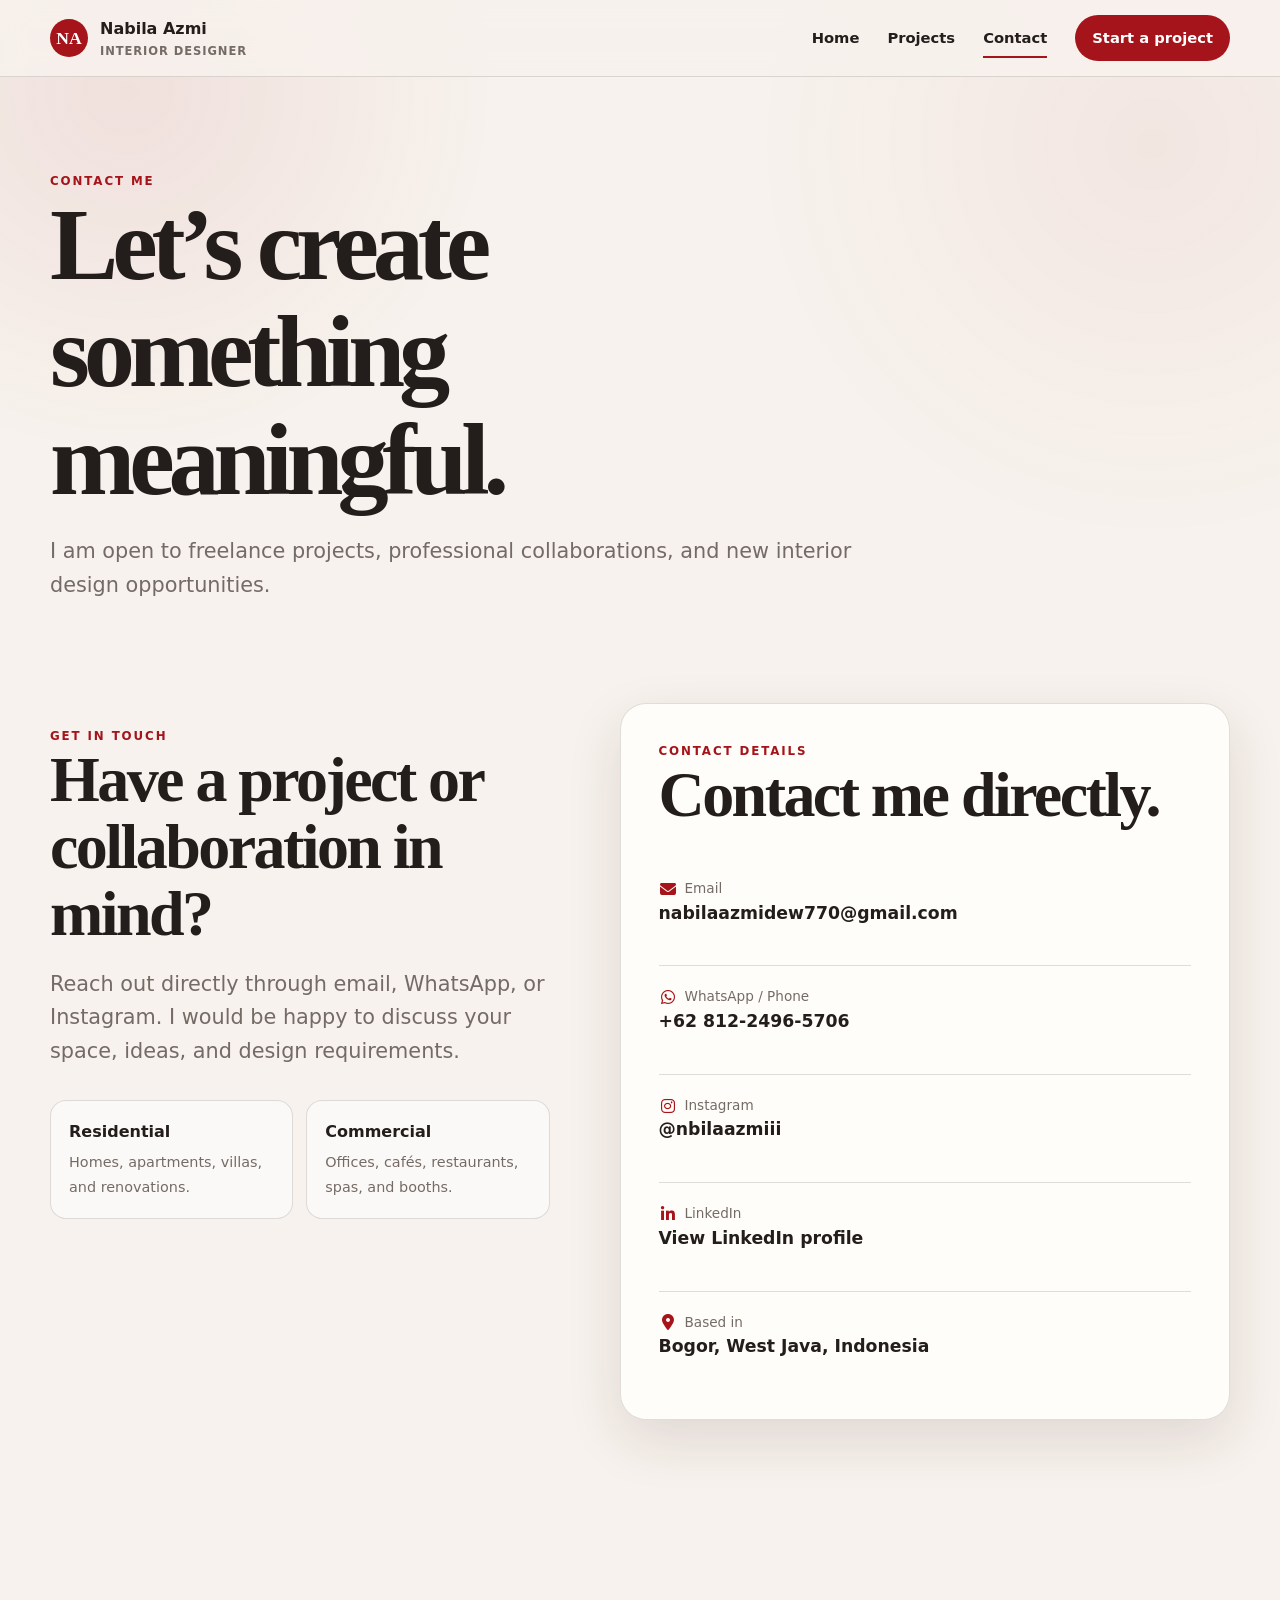
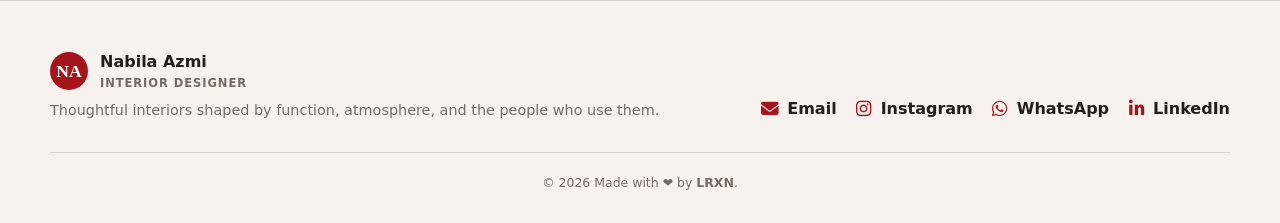
<file: contact/index.html>
<!doctype html>
<html lang="en">
 <head>
  <meta charset="utf-8"/>
  <meta content="width=device-width,initial-scale=1" name="viewport"/>
  <meta content="Contact interior designer Nabila Azmi for freelance projects, collaborations, and design opportunities." name="description"/>
  <meta content="#a5141a" name="theme-color"/>
  <title>
   Contact — Nabila Azmi
  </title>
  <link href="/assets/styles.css" rel="stylesheet"/>
  <link
   href="https://cdn.jsdelivr.net/npm/@fortawesome/fontawesome-free@6.7.2/css/all.min.css"
   rel="stylesheet"
  />
 </head>
 <body>
  <!-- Site header and navigation -->
  <header class="site-header">
   <div class="container nav">
    <a class="brand" href="/">
     <span class="brand-mark">
      NA
     </span>
     <span>
      Nabila Azmi
      <small>
       Interior Designer
      </small>
     </span>
    </a>
    <button aria-expanded="false" aria-label="Open navigation" class="menu-btn">
     ☰
    </button>
    <nav aria-label="Primary navigation" class="nav-links">
     <a href="/">
      Home
     </a>
     <a href="/projects/">
      Projects
     </a>
     <a aria-current="page" href="/contact/">
      Contact
     </a>
     <a class="nav-cta" href="/contact/">
      Start a project
     </a>
    </nav>
   </div>
  </header>
  <main>
   <!-- Page Hero -->
   <section class="page-hero">
    <div class="container">
     <div class="eyebrow">
      Contact me
     </div>
     <h1>
      Let’s create something meaningful.
     </h1>
     <p class="lead">
      I am open to freelance projects, professional collaborations, and new interior design opportunities.
     </p>
    </div>
   </section>
   <!-- Contact details -->
   <section class="section" style="padding-top:25px">
    <div class="container contact-grid contact-grid-details">
     <div class="contact-intro">
      <div class="eyebrow">
       Get in touch
      </div>
      <h2>
       Have a project or collaboration in mind?
      </h2>
      <p class="lead">
       Reach out directly through email, WhatsApp, or Instagram. I would be happy to discuss your space, ideas, and design requirements.
      </p>
      <div class="capabilities">
       <div class="capability">
        <strong>
         Residential
        </strong>
        <span>
         Homes, apartments, villas, and renovations.
        </span>
       </div>
       <div class="capability">
        <strong>
         Commercial
        </strong>
        <span>
         Offices, cafés, restaurants, spas, and booths.
        </span>
       </div>
      </div>
     </div>
     <div class="contact-panel">
      <div class="eyebrow">
       Contact details
      </div>
      <h2>
       Contact me directly.
      </h2>
      <div class="contact-list">
       <div class="contact-item">
        <span>
         <i aria-hidden="true" class="fa-solid fa-envelope"></i>
         Email
        </span>
        <a href="mailto:nabilaazmidew770@gmail.com">
         nabilaazmidew770@gmail.com
        </a>
       </div>
       <div class="contact-item">
        <span>
         <i aria-hidden="true" class="fa-brands fa-whatsapp"></i>
         WhatsApp / Phone
        </span>
        <a href="https://wa.me/6281224965706?text=Hi%20Azmi%2C%20I%20came%20across%20your%20portfolio%20and%20would%20like%20to%20discuss%20a%20project%20with%20you."" rel="noopener noreferrer" target="_blank">
         +62 812-2496-5706
        </a>
       </div>
       <div class="contact-item">
        <span>
         <i aria-hidden="true" class="fa-brands fa-instagram"></i>
         Instagram
        </span>
        <a href="https://instagram.com/nbilaazmiii" rel="noopener noreferrer" target="_blank">
         @nbilaazmiii
        </a>
       </div>
       <div class="contact-item">
        <span>
         <i aria-hidden="true" class="fa-brands fa-linkedin-in"></i>
         LinkedIn
        </span>
        <a href="https://www.linkedin.com/in/nabila-azmi-10a50522a/" rel="noopener noreferrer" target="_blank">
         View LinkedIn profile
        </a>
       </div>
       <div class="contact-item">
        <span>
         <i aria-hidden="true" class="fa-solid fa-location-dot"></i>
         Based in
        </span>
        <strong>
         Bogor, West Java, Indonesia
        </strong>
       </div>
      </div>
     </div>
    </div>
   </section>
  </main>
  <!-- Site footer -->
  <footer class="footer">
   <div class="container">
    <div class="footer-grid">
     <div>
      <a class="brand" href="/">
       <span class="brand-mark">
        NA
       </span>
       <span>
        Nabila Azmi
        <small>
         Interior Designer
        </small>
       </span>
      </a>
      <p>
       Thoughtful interiors shaped by function, atmosphere, and the people who use them.
      </p>
     </div>
     <div aria-label="Social links" class="socials">
      <a aria-label="Send Nabila an email" href="mailto:nabilaazmidew770@gmail.com">
       <i aria-hidden="true" class="fa-solid fa-envelope"></i>
       <span>Email</span>
      </a>
      <a aria-label="Visit Nabila's Instagram" href="https://instagram.com/nbilaazmiii" rel="noopener noreferrer" target="_blank">
       <i aria-hidden="true" class="fa-brands fa-instagram"></i>
       <span>Instagram</span>
      </a>
      <a aria-label="Contact Nabila on WhatsApp" href="https://wa.me/6281224965706" rel="noopener noreferrer" target="_blank">
       <i aria-hidden="true" class="fa-brands fa-whatsapp"></i>
       <span>WhatsApp</span>
      </a>
      <a aria-label="Visit Nabila's LinkedIn profile" href="https://www.linkedin.com/in/nabila-azmi-10a50522a/" rel="noopener noreferrer" target="_blank">
       <i aria-hidden="true" class="fa-brands fa-linkedin-in"></i>
       <span>LinkedIn</span>
      </a>
     </div>
    </div>
    <div class="copyright">
     ©
     <span data-year="">
     </span>
     Made with ❤️ by <a href="https://www.instagram.com/larxion0/" target="_blank">LRXN</a>.
    </div>
   </div>
  </footer>
  <script src="/assets/projects.js">
  </script>
  <script src="/assets/script.js">
  </script>
 </body>
</html>
</file>
<file: assets/styles.css>
:root {
  --bg: #f7f2ed;
  --surface: #fffdf9;
  --text: #231d1b;
  --muted: #756b66;
  --accent: #a5141a;
  --accent-dark: #781014;
  --line: rgba(35,29,27,.14);
  --shadow: 0 20px 55px rgba(55,25,19,.12);
  --radius: 24px;
  --max: 1180px;
}

* {
  box-sizing:border-box
}

html {
  scroll-behavior:smooth
}

body {
  margin: 0;
  background: var(--bg);
  color: var(--text);
  font-family: Inter,ui-sans-serif,system-ui,-apple-system,BlinkMacSystemFont,"Segoe UI",sans-serif;
  line-height:1.6
}

body::before {
  content: "";
  position: fixed;
  inset: 0;
  pointer-events: none;
  z-index: -2;
  background:radial-gradient(circle at 10% 10%,rgba(165,20,26,.08),transparent 23rem),radial-gradient(circle at 90% 16%,rgba(165,20,26,.05),transparent 25rem)
}

a {
  color: inherit;
  text-decoration:none
}

img {
  max-width: 100%;
  display:block
}

.container {
  width: min(calc(100% - 40px),var(--max));
  margin-inline:auto
}

.eyebrow {
  text-transform: uppercase;
  letter-spacing: .16em;
  font-size: .74rem;
  font-weight: 800;
  color:var(--accent)
}

h1,h2,h3 {
  font-family: Georgia,"Times New Roman",serif;
  line-height: 1.05;
  margin:0
}

h1 {
  font-size: clamp(3.2rem,8vw,7.4rem);
  letter-spacing:-.06em
}

h2 {
  font-size: clamp(2.2rem,5vw,4rem);
  letter-spacing:-.04em
}

h3 {
  font-size:1.45rem
}

.lead {
  font-size: clamp(1.05rem,2vw,1.3rem);
  color: var(--muted);
  max-width:62ch
}

.section {
  padding:100px 0
}

.section-head {
  display: flex;
  align-items: end;
  justify-content: space-between;
  gap: 30px;
  margin-bottom:42px
}

.section-head p {
  max-width: 48ch;
  color: var(--muted);
  margin:0
}

.site-header {
  position: sticky;
  top: 0;
  z-index: 40;
  background: rgba(247,242,237,.86);
  backdrop-filter: blur(15px);
  border-bottom:1px solid var(--line)
}

.nav {
  height: 76px;
  display: flex;
  align-items: center;
  justify-content:space-between
}

.brand {
  display: flex;
  align-items: center;
  gap: 12px;
  font-weight:800
}

.brand-mark {
  width: 38px;
  height: 38px;
  border-radius: 50%;
  background: var(--accent);
  color: white;
  display: grid;
  place-items: center;
  font-family: Georgia,serif;
  font-size:1.1rem
}

.brand small {
  display: block;
  color: var(--muted);
  font-weight: 600;
  font-size: .72rem;
  letter-spacing: .08em;
  text-transform:uppercase
}

.nav-links {
  display: flex;
  align-items: center;
  gap: 28px;
  font-weight: 700;
  font-size:.92rem
}

.nav-links a {
  position:relative
}

.nav-links a::after {
  content: "";
  position: absolute;
  left: 0;
  right: 100%;
  bottom: -8px;
  height: 2px;
  background: var(--accent);
  transition:.25s
}

.nav-links a:hover::after,.nav-links a[aria-current="page"]::after {
  right:0
}

.nav-cta {
  background: var(--accent);
  color: white!important;
  padding: 11px 17px;
  border-radius:999px
}

.nav-cta::after {
  display:none
}

.menu-btn {
  display: none;
  background: none;
  border: 0;
  font-size:1.5rem
}

.hero {
  min-height: calc(100vh - 76px);
  display: grid;
  align-items: center;
  padding: 70px 0 90px;
  overflow:hidden
}

.hero-grid {
  display: grid;
  grid-template-columns: 1.02fr .98fr;
  gap: 65px;
  align-items:center
}

.hero h1 em {
  color: var(--accent);
  font-weight:400
}

.hero-copy p {
  margin:26px 0 32px
}

.actions {
  display: flex;
  gap: 12px;
  flex-wrap:wrap
}

.btn {
  display: inline-flex;
  align-items: center;
  justify-content: center;
  gap: 9px;
  padding: 14px 20px;
  border-radius: 999px;
  font-weight: 800;
  border: 1px solid var(--text);
  transition: .25s;
  cursor:pointer
}

.btn-primary {
  background: var(--accent);
  border-color: var(--accent);
  color:white
}

.btn:hover {
  transform: translateY(-2px);
  box-shadow:0 12px 25px rgba(72,28,24,.14)
}

.btn-ghost {
  background:transparent
}

.hero-collage {
  position: relative;
  height:min(67vw,660px)
}

.hero-card {
  position: absolute;
  border-radius: 30px;
  overflow: hidden;
  box-shadow: var(--shadow);
  border: 8px solid var(--surface);
  background:#ddd
}

.hero-card img {
  width: 100%;
  height: 100%;
  object-fit:cover
}

.hero-card.one {
  width: 72%;
  height: 70%;
  right: 0;
  top:0
}

.hero-card.two {
  width: 54%;
  height: 49%;
  left: 0;
  bottom:2%
}

.hero-card.three {
  width: 42%;
  height: 38%;
  right: 5%;
  bottom:0
}

.hero-badge {
  position: absolute;
  left: 4%;
  top: 4%;
  width: 132px;
  height: 132px;
  background: var(--accent);
  color: #fff;
  border-radius: 50%;
  display: grid;
  place-items: center;
  text-align: center;
  font-family: Georgia,serif;
  font-style: italic;
  transform: rotate(-9deg);
  box-shadow:var(--shadow)
}

.dot-band {
  background-color: var(--accent);
  background-image: radial-gradient(rgba(255,255,255,.12) 1px,transparent 1px);
  background-size: 18px 18px;
  color: #fff;
  padding:34px 0
}

.stats {
  display: grid;
  grid-template-columns: repeat(4,1fr);
  gap:20px
}

.stat strong {
  display: block;
  font-family: Georgia,serif;
  font-size:2.25rem
}

.stat span {
  opacity: .82;
  font-size:.9rem
}

.about-grid {
  display: grid;
  grid-template-columns: .78fr 1.22fr;
  gap: 70px;
  align-items:center
}

.portrait {
  position: relative;
}

.portrait::before {
  content: "";
  position: absolute;
  inset: 10px;
  border: 5px solid var(--accent);
  border-radius: 32px;
}

.portrait img {
  position: relative;
  border-radius: 32px;
  aspect-ratio: 4/5;
  object-fit: cover;
  filter: saturate(.85);
  box-shadow:var(--shadow)
}

.about-copy h2 {
  margin:10px 0 25px
}

.capabilities {
  display: grid;
  grid-template-columns: repeat(2,1fr);
  gap: 13px;
  margin-top:32px
}

.capability {
  padding: 18px;
  border: 1px solid var(--line);
  background: rgba(255,255,255,.55);
  border-radius:16px
}

.capability strong {
  display: block;
  margin-bottom:4px
}

.capability span {
  font-size: .9rem;
  color:var(--muted)
}

.project-grid {
  display: grid;
  grid-template-columns: repeat(3,1fr);
  gap:24px
}

.project-card {
  border: 1px solid var(--line);
  border-radius: 22px;
  overflow: hidden;
  background: var(--surface);
  box-shadow: 0 6px 20px rgba(50,30,24,.05);
  transition: .28s;
  cursor:pointer
}

.project-card:hover {
  transform: translateY(-6px);
  box-shadow:var(--shadow)
}

.project-media {
  position: relative;
  aspect-ratio: 4/3;
  overflow: hidden;
  background:#ddd
}

.model-badge {
  position: absolute;
  right: 12px;
  bottom: 12px;
  display: inline-flex;
  align-items: center;
  gap: 7px;
  padding: 8px 11px;
  border-radius: 999px;
  color: #fff;
  background: rgba(24, 15, 14, 0.82);
  backdrop-filter: blur(8px);
  font-size: 0.72rem;
  font-weight: 800;
  letter-spacing: 0.04em;
}

.project-media img {
  width: 100%;
  height: 100%;
  object-fit: cover;
  transition:.5s
}

.project-card:hover .project-media img {
  transform:scale(1.04)
}

.project-body {
  padding:20px
}

.project-meta {
  font-size: .72rem;
  text-transform: uppercase;
  letter-spacing: .12em;
  color: var(--accent);
  font-weight: 800;
  margin-bottom:7px
}

.project-body p {
  color: var(--muted);
  font-size: .9rem;
  margin: 9px 0 0;
  display: -webkit-box;
  -webkit-line-clamp: 2;
  -webkit-box-orient: vertical;
  overflow:hidden
}

.view-link {
  margin-top: 14px;
  font-weight: 800;
  font-size: .88rem;
  color:var(--accent)
}

.experience {
  display: grid;
  grid-template-columns: .8fr 1.2fr;
  gap:65px
}

.timeline {
  border-left: 1px solid var(--line);
  padding-left:30px
}

.timeline-item {
  position: relative;
  padding:0 0 31px
}

.timeline-item::before {
  content: "";
  position: absolute;
  left: -36px;
  top: 7px;
  width: 11px;
  height: 11px;
  border-radius: 50%;
  background: var(--accent);
  box-shadow:0 0 0 6px var(--bg)
}

.timeline-item small {
  color: var(--accent);
  font-weight:800
}

.timeline-item h3 {
  font-size: 1.25rem;
  margin:5px 0
}

.timeline-item p {
  color: var(--muted);
  margin:0
}

.cta-panel {
  background: var(--text);
  color: white;
  border-radius: 34px;
  padding: clamp(35px,6vw,70px);
  display: grid;
  grid-template-columns: 1.2fr .8fr;
  gap: 30px;
  align-items: end;
  overflow: hidden;
  position:relative
}

.cta-panel::after {
  content: "";
  position: absolute;
  width: 320px;
  height: 320px;
  border: 70px solid rgba(255,255,255,.05);
  border-radius: 50%;
  right: -100px;
  top:-120px
}

.cta-panel p {
  color: rgba(255,255,255,.68);
  max-width:54ch
}

.cta-panel .actions {
  justify-content:flex-end
}

.cta-panel .btn {
  border-color: white;
  color:white
}

.cta-panel .btn-primary {
  border-color:var(--accent)
}

.page-hero {
  padding:95px 0 55px
}

.page-hero h1 {
  max-width:12ch
}

.page-hero .lead {
  margin-top:22px
}

.filters {
  display: flex;
  gap: 9px;
  flex-wrap: wrap;
  margin:30px 0
}

.filter-btn {
  border: 1px solid var(--line);
  background: var(--surface);
  padding: 10px 15px;
  border-radius: 999px;
  font-weight: 800;
  cursor:pointer
}

.filter-btn.active {
  background: var(--accent);
  color: #fff;
  border-color:var(--accent)
}

.project-toolbar {
  display: flex;
  justify-content: space-between;
  align-items: center;
  gap:20px
}

.search {
  min-width: 260px;
  border: 1px solid var(--line);
  border-radius: 999px;
  background: var(--surface);
  padding: 12px 17px;
  font:inherit
}

.results-count {
  color: var(--muted);
  font-size:.9rem
}

.dialog {
  width: min(1100px, calc(100vw - 32px));
  height: min(720px, calc(100dvh - 32px));
  max-height: none;
  padding: 0;
  border: 0;
  border-radius: 28px;
  background: var(--surface);
  box-shadow: 0 30px 100px rgba(0, 0, 0, 0.32);
  overflow: hidden;
}

.dialog::backdrop {
  background: rgba(24, 15, 14, 0.72);
  backdrop-filter: blur(4px);
}

html.dialog-open {
  overflow: hidden;
  overscroll-behavior: none;
}

body.dialog-open {
  position: fixed;
  inset: 0;
  width: 100%;
  overflow: hidden;
  overscroll-behavior: none;
}

.dialog-close {
  position: absolute;
  right: 15px;
  top: 15px;
  z-index: 3;
  width: 42px;
  height: 42px;
  border-radius: 50%;
  border: 0;
  background: rgba(255, 255, 255, 0.9);
  font-size: 1.35rem;
  cursor: pointer;
}

.dialog-layout {
  display: grid;
  grid-template-columns: minmax(0, 1.65fr) minmax(340px, 0.75fr);
  height: 100%;
  min-height: 0;
}

.dialog-gallery {
  display: flex;
  flex-direction: column;
  min-width: 0;
  min-height: 0;
  overflow: hidden;
  overscroll-behavior: contain;
  touch-action: none;
  background: #171311;
}

.dialog-main {
  flex: 1;
  min-width: 0;
  min-height: 0;
  display: grid;
  place-items: center;
  overflow: hidden;
  cursor: ns-resize;
}

.dialog-main img {
  width: 100%;
  height: 100%;
  object-fit: contain;
}

.model-loading {
  display: grid;
  place-content: center;
  gap: 6px;
  width: 100%;
  height: 100%;
  color: #fff;
  text-align: center;
  background:
    linear-gradient(rgba(23, 19, 17, 0.72), rgba(23, 19, 17, 0.9)),
    url("/assets/images/villa-seraya-01.webp") center / cover;
}

.model-loading span {
  color: rgba(255, 255, 255, 0.72);
  font-size: 0.82rem;
}

.model-loading-cube {
  display: grid;
  place-items: center;
  width: 54px;
  height: 54px;
  margin: 0 auto 10px;
  border-radius: 16px;
  color: #fff !important;
  background: var(--accent);
  font-size: 1.2rem !important;
  box-shadow: 0 12px 30px rgba(165, 20, 26, 0.35);
}

.model-dialog {
  width: min(1380px, calc(100vw - 28px));
  height: min(880px, calc(100dvh - 28px));
  max-width: none;
  max-height: none;
  padding: 0;
  border: 0;
  border-radius: 30px;
  overflow: hidden;
  background: #ded7cf;
  box-shadow: 0 34px 120px rgba(12, 8, 7, 0.55);
}

.model-dialog::backdrop {
  background: rgba(19, 13, 12, 0.84);
  backdrop-filter: blur(14px) saturate(0.75);
}

.model-stage {
  position: relative;
  width: 100%;
  height: 100%;
  overflow: hidden;
  background:
    radial-gradient(circle at 50% 38%, rgba(255, 255, 255, 0.95) 0, rgba(239, 234, 227, 0.85) 36%, transparent 63%),
    linear-gradient(145deg, #d6cec5, #f0ebe5 52%, #c8beb4);
}

.model-stage::after {
  content: "";
  position: absolute;
  left: 18%;
  right: 18%;
  bottom: 13%;
  height: 10%;
  border-radius: 50%;
  background: rgba(60, 46, 40, 0.17);
  filter: blur(34px);
  pointer-events: none;
}

.model-stage model-viewer {
  position: absolute;
  inset: 0;
  z-index: 1;
  width: 100%;
  height: 100%;
  background: transparent;
  --poster-color: transparent;
}

.model-dialog-heading {
  position: absolute;
  top: 28px;
  left: 30px;
  z-index: 4;
  padding: 14px 18px;
  border: 1px solid rgba(255, 255, 255, 0.62);
  border-radius: 18px;
  background: rgba(255, 253, 249, 0.76);
  backdrop-filter: blur(16px);
  box-shadow: 0 12px 34px rgba(46, 31, 26, 0.12);
}

.model-dialog-heading span {
  display: block;
  color: var(--accent);
  font-size: 0.7rem;
  font-weight: 900;
  letter-spacing: 0.14em;
  text-transform: uppercase;
}

.model-dialog-heading h2 {
  margin-top: 2px;
  font-size: clamp(1.55rem, 3vw, 2.35rem);
  line-height: 1;
}

.model-dialog-close {
  position: absolute;
  top: 28px;
  right: 30px;
  z-index: 5;
  display: grid;
  place-items: center;
  width: 48px;
  height: 48px;
  border: 1px solid rgba(255, 255, 255, 0.62);
  border-radius: 50%;
  color: #241916;
  background: rgba(255, 253, 249, 0.82);
  backdrop-filter: blur(16px);
  box-shadow: 0 12px 34px rgba(46, 31, 26, 0.14);
  cursor: pointer;
  font-size: 1.5rem;
}

.model-controls {
  position: absolute;
  left: 50%;
  bottom: 24px;
  z-index: 4;
  display: flex;
  align-items: center;
  gap: 10px;
  width: max-content;
  max-width: calc(100% - 40px);
  padding: 9px;
  border: 1px solid rgba(255, 255, 255, 0.62);
  border-radius: 22px;
  background: rgba(255, 253, 249, 0.8);
  backdrop-filter: blur(18px);
  box-shadow: 0 18px 48px rgba(46, 31, 26, 0.18);
  transform: translateX(-50%);
}

.model-control-legend {
  display: flex;
  align-items: center;
}

.model-control-item {
  display: grid;
  grid-template-columns: auto auto;
  align-items: center;
  column-gap: 7px;
  padding: 5px 16px;
  color: var(--muted);
  font-size: 0.7rem;
  line-height: 1.15;
}

.model-control-item + .model-control-item {
  border-left: 1px solid rgba(86, 67, 60, 0.14);
}

.model-control-item i {
  grid-row: 1 / 3;
  color: var(--accent);
  font-size: 1rem;
}

.model-control-item strong {
  color: #241916;
  font-size: 0.76rem;
}

.model-reset {
  display: inline-flex;
  align-items: center;
  gap: 8px;
  min-height: 46px;
  padding: 0 17px;
  border: 0;
  border-radius: 15px;
  color: #fff;
  background: var(--accent);
  cursor: pointer;
  font: inherit;
  font-size: 0.78rem;
  font-weight: 800;
}

.model-reset:hover {
  background: var(--accent-dark);
}

.room-picker {
  position: absolute;
  top: 140px;
  left: 30px;
  z-index: 4;
  display: grid;
  gap: 7px;
}
.room-picker button, .room-hotspot {
  border: 1px solid rgba(165, 20, 26, .25);
  color: #7b1015;
  background: rgba(255, 253, 249, .95);
  box-shadow: 0 5px 16px rgba(46,31,26,.15);
  font: inherit;
  font-size: .8rem;
  font-weight: 800;
  cursor: pointer;
}
.room-picker button { padding: 10px 14px; border-radius: 14px; text-align: left; }
.room-picker button[aria-pressed="true"] { background: var(--accent); color: white; }
.room-hotspot { width: 38px; height: 38px; border-radius: 50%; --min-hotspot-opacity: .6; }
.room-hotspot:focus-visible, .room-picker button:focus-visible { outline: 3px solid #163e63; outline-offset: 3px; }
.room-selected .room-hotspot { display: none; }
.room-info {
  position: absolute;
  top: 110px;
  right: 24px;
  z-index: 4;
  width: 260px;
  max-height: calc(100% - 220px);
  overflow-y: auto;
  padding: 20px;
  border-radius: 22px;
  background: rgba(255,253,249,.95);
  box-shadow: 0 15px 45px rgba(46,31,26,.2);
  backdrop-filter: blur(16px);
}
.room-info[hidden], .room-picker[hidden], .room-info img[hidden] { display: none; }
.room-eyebrow { color: var(--accent); text-transform: uppercase; font-size: .65rem; font-weight: 900; letter-spacing: .12em; }
.room-info h3 { font-size: 1.6rem; margin: 7px 0 10px; }
.room-info p { color: var(--muted); font-size: .85rem; line-height: 1.6; }
.room-info img { width: 100%; aspect-ratio: 4/3; object-fit: cover; border-radius: 12px; margin: 14px 0; }
.room-info .model-reset { width: 100%; justify-content: center; padding: 0 8px; }
.drone-toggle { position: absolute; right: 90px; top: 29px; z-index: 5; }
.drone-toggle button:disabled { opacity: .5; cursor: wait; }
.drone-help {
  position: absolute; z-index: 4; left: 50%; bottom: 24px;
  transform: translateX(-50%); display: grid; gap: 7px;
  width: max-content; max-width: calc(100% - 28px); padding: 18px;
  border-radius: 20px; color: #241916; background: rgba(255,253,249,.94);
  box-shadow: 0 15px 45px rgba(46,31,26,.2); text-align: center; font-size: .8rem;
}
.drone-help[hidden] { display: none; }
.drone-help small { color: var(--muted); }
.drone-pad { display: flex; justify-content: center; gap: 5px; }
.drone-pad button { border: 1px solid var(--line); border-radius: 9px; padding: 10px 14px; background: white; color: var(--accent); font-weight: 800; touch-action: none; }
.drone-pad button:active { background: var(--accent); color: white; }
.drone-active .room-picker, .drone-active .room-hotspot, .drone-active .model-controls { display: none; }
.drone-active model-viewer { touch-action: none; cursor: crosshair; }
@media(max-width:700px) {
  .drone-toggle { top: 106px; right: 16px; }
  .drone-active .drone-toggle { top: 106px; }
  .drone-help { font-size: .7rem; width: calc(100% - 28px); }
  .drone-pad button { padding: 10px 12px; }
}
@media(max-width:700px) {
  .room-picker { top: 104px; left: 14px; right: 14px; display: flex; overflow-x: auto; padding-bottom: 6px; }
  .model-stage .room-picker { top: 164px; }
  .room-picker button { white-space: nowrap; font-size: .7rem; padding: 9px 12px; }
  .room-info { top: auto; bottom: 145px; right: 14px; left: 14px; width: auto; max-height: 31%; padding: 14px; }
  .room-info img { display: none; }
  .room-info h3 { font-size: 1.2rem; }
  .room-info p { margin-bottom: 10px; }
}

.thumbs {
  display: flex;
  flex-shrink: 0;
  gap: 7px;
  padding: 10px;
  overflow-x: auto;
  overflow-y: hidden;
  overscroll-behavior-inline: contain;
}

.thumb {
  width: 78px;
  height: 56px;
  flex: 0 0 auto;
  border: 2px solid transparent;
  padding: 0;
  border-radius: 8px;
  overflow: hidden;
  cursor: pointer;
  background: #333;
}

.thumb.active {
  border-color: #fff;
}

.thumb img {
  width: 100%;
  height: 100%;
  object-fit: cover;
}

.thumb-model {
  display: grid;
  place-content: center;
  gap: 2px;
  color: #fff;
  background: var(--accent);
  font-weight: 800;
}

.thumb-model i {
  font-size: 1rem;
}

.thumb-model span {
  font-size: 0.68rem;
  letter-spacing: 0.08em;
}

.dialog-copy {
  display: grid;
  grid-template-rows: auto auto auto auto minmax(0, 1fr) auto;
  min-width: 0;
  min-height: 0;
  padding: 55px 36px 28px;
  overflow: hidden;
}

.dialog-copy h2 {
  font-size: clamp(2rem, 3vw, 2.5rem);
  line-height: 1;
  overflow-wrap: normal;
}

.dialog-copy p {
  min-height: 0;
  margin: 0;
  padding-right: 8px;
  overflow-y: auto;
  overflow-x: hidden;
  overscroll-behavior: contain;
  scrollbar-gutter: stable;
  touch-action: pan-y;
  color: var(--muted);
}

.dialog-style {
  display: inline-block;
  margin: 16px 0;
  padding: 7px 10px;
  background: rgba(165, 20, 26, 0.08);
  color: var(--accent);
  border-radius: 8px;
  font-size: 0.8rem;
  font-weight: 800;
}

.dialog-nav {
  display: flex;
  flex-shrink: 0;
  gap: 8px;
  margin-top: 0;
  padding-top: 20px;
  background: var(--surface);
}

.icon-btn {
  width: 44px;
  height: 44px;
  border-radius: 50%;
  border: 1px solid var(--line);
  background: transparent;
  cursor: pointer;
  font-size: 1.1rem;
}

.contact-grid {
  display: grid;
  grid-template-columns: .8fr 1.2fr;
  gap: 70px;
  align-items:start
}

.contact-grid-details {
  grid-template-columns: minmax(0, .9fr) minmax(360px, 1.1fr);
  align-items: stretch;
}

.contact-intro {
  padding: 24px 0;
}

.contact-panel {
  background: var(--surface);
  border: 1px solid var(--line);
  padding: 38px;
  border-radius: 26px;
  box-shadow: var(--shadow);
}

.contact-panel .contact-list {
  margin-bottom: 0;
}

.contact-panel .contact-item:first-child {
  border-top: 0;
}

.contact-panel .contact-item {
  padding-left: 0;
  padding-right: 0;
}

.contact-list {
  display: grid;
  gap: 18px;
  margin:30px 0
}

.contact-item {
  padding: 20px;
  border-top:1px solid var(--line)
}

.contact-item span {
  display: block;
  color: var(--muted);
  font-size:.85rem
}

.contact-item a,.contact-item strong {
  font-weight: 800;
  font-size:1.08rem
}

.contact-form {
  background: var(--surface);
  border: 1px solid var(--line);
  padding: 32px;
  border-radius: 26px;
  box-shadow:var(--shadow)
}

.field-grid {
  display: grid;
  grid-template-columns: repeat(2,1fr);
  gap:17px
}

.field {
  display: grid;
  gap: 7px;
  margin-bottom:17px
}

.field.full {
  grid-column:1/-1
}

.field label {
  font-weight: 800;
  font-size:.86rem
}

.field input,.field textarea,.field select {
  width: 100%;
  border: 1px solid var(--line);
  background: #fff;
  padding: 13px 14px;
  border-radius: 12px;
  font:inherit
}

.field textarea {
  min-height: 155px;
  resize:vertical
}

.form-note {
  font-size: .82rem;
  color: var(--muted);
  margin-top:14px
}

.footer {
  padding: 48px 0 30px;
  border-top: 1px solid var(--line);
  margin-top:80px
}

.footer-grid {
  display: flex;
  align-items: flex-end;
  justify-content: space-between;
  gap:30px
}

.footer p {
  color: var(--muted);
  font-size: .9rem;
  margin:6px 0 0
}

.socials {
  display: flex;
  gap: 18px;
  font-weight:800
}

.copyright {
  text-align: center;
  color: var(--muted);
  font-size: .78rem;
  border-top: 1px solid var(--line);
  padding-top: 20px;
  margin-top:30px
}

.reveal {
  opacity: 0;
  transform: translateY(20px);
  transition:.7s
}

.reveal.visible {
  opacity: 1;
  transform:none
}

.empty-state {
  grid-column: 1/-1;
  padding: 60px;
  text-align: center;
  border: 1px dashed var(--line);
  border-radius: 22px;
  color:var(--muted)
}

@media(max-width:900px) {
  .hero-grid,.about-grid,.experience,.contact-grid,.cta-panel,.dialog-layout {
    grid-template-columns:1fr
  }
  .hero {
    min-height:auto
  }
  .hero-copy {
    padding-top:30px
  }
  .hero-collage {
    height:600px
  }
  .stats {
    grid-template-columns:repeat(2,1fr)
  }
  .project-grid {
    grid-template-columns:repeat(2,1fr)
  }
  .cta-panel .actions {
    justify-content:flex-start
  }
  .dialog {
    width: calc(100vw - 20px);
    height: calc(100dvh - 20px);
  }
  .dialog-layout {
    display: grid;
    grid-template-columns: 1fr;
    grid-template-rows: minmax(280px, 52vh) minmax(0, 1fr);
  }
  .dialog-main {
    min-height: 0;
  }
  .dialog-copy {
    padding: 34px 24px 24px;
  }
  .dialog-copy h2 {
    font-size: 2rem;
  }
  .contact-grid {
    gap:40px
  }
  .contact-panel {
    padding: 28px;
  }
}

@media(max-width:700px) {
  .container {
    width:min(calc(100% - 26px),var(--max))
  }
  .section {
    padding:72px 0
  }
  .nav-links {
    position: absolute;
    top: 76px;
    left: 0;
    right: 0;
    background: var(--surface);
    padding: 25px;
    display: none;
    flex-direction: column;
    align-items: flex-start;
    border-bottom:1px solid var(--line)
  }
  .nav-links.open {
    display:flex
  }
  .menu-btn {
    display:block
  }
  .hero h1 {
    font-size:clamp(3.4rem,16vw,5.3rem)
  }
  .hero-collage {
    height:470px
  }
  .hero-badge {
    width: 96px;
    height: 96px;
    font-size:.82rem
  }
  .section-head {
    display:block
  }
  .section-head p {
    margin-top:16px
  }
  .project-grid {
    grid-template-columns:1fr
  }
  .project-toolbar {
    display:block
  }
  .search {
    width: 100%;
    min-width: 0;
    margin-top:12px
  }
  .field-grid {
    grid-template-columns:1fr
  }
  .footer-grid {
    display:block
  }
  .socials {
    margin-top:20px
  }
  .capabilities {
    grid-template-columns:1fr
  }
  .model-dialog {
    width: 100vw;
    height: 100dvh;
    border-radius: 0;
  }
  .model-dialog-heading {
    top: 16px;
    left: 16px;
    padding: 11px 14px;
  }
  .model-dialog-close {
    top: 16px;
    right: 16px;
  }
  .model-controls {
    bottom: 14px;
    display: grid;
    width: calc(100% - 28px);
    max-width: none;
  }
  .model-control-legend {
    justify-content: space-around;
  }
  .model-control-item {
    grid-template-columns: auto;
    justify-items: center;
    gap: 2px;
    padding: 3px 8px;
    text-align: center;
  }
  .model-control-item i {
    grid-row: auto;
  }
  .model-control-item strong {
    font-size: 0.68rem;
  }
  .model-control-item:not(strong) {
    font-size: 0.62rem;
  }
  .model-reset {
    justify-content: center;
    width: 100%;
  }
}


/* --------------------------------------------------------------------------
   Editable project placeholder
   -------------------------------------------------------------------------- */
.placeholder-card {
  border: 2px dashed var(--accent);
  background: color-mix(in srgb, var(--accent) 4%, var(--surface));
}

.placeholder-card .project-media {
  background: color-mix(in srgb, var(--accent) 8%, var(--surface));
}

.placeholder-badge {
  display: inline-flex;
  align-items: center;
  width: fit-content;
  margin-top: 8px;
  padding: 5px 9px;
  border: 1px solid currentColor;
  border-radius: 999px;
  font-size: 0.72rem;
  font-weight: 700;
  letter-spacing: 0.06em;
  text-transform: uppercase;
}

/* --------------------------------------------------------------------------
   Read-only website text
   Prevent static interface copy from showing a caret or being selected.
   Form controls remain editable so search and contact fields still work.
   -------------------------------------------------------------------------- */
body,
body *:not(input):not(textarea):not(select):not(option) {
  -webkit-user-select: none;
  user-select: none;
  caret-color: transparent;
}

input,
textarea,
select,
option,
[contenteditable="true"] {
  -webkit-user-select: text;
  user-select: text;
  caret-color: auto;
}

img,
svg {
  -webkit-user-drag: none;
  user-drag: none;
}

/* --------------------------------------------------------------------------
   Font Awesome social and contact icons
   -------------------------------------------------------------------------- */
.socials {
  display: flex;
  flex-wrap: wrap;
  align-items: center;
  gap: 18px;
  font-weight: 800;
}

.socials a {
  display: inline-flex;
  align-items: center;
  gap: 8px;
  transition:
    color 0.2s ease,
    transform 0.2s ease;
}

.socials a:hover {
  color: var(--accent);
  transform: translateY(-2px);
}

.socials i {
  width: 18px;
  color: var(--accent);
  font-size: 1.1rem;
  text-align: center;
}

.contact-item span {
  display: flex;
  align-items: center;
  gap: 8px;
}

.contact-item span i {
  width: 18px;
  color: var(--accent);
  font-size: 1rem;
  text-align: center;
}

.contact-item a {
  overflow-wrap: anywhere;
}

.copyright a {
  font-weight: 700;
  transition: color 0.2s ease;
}

.copyright a:hover {
  color: var(--accent);
}

/* --------------------------------------------------------------------------
   Project locations
   Empty location values are hidden automatically by JavaScript.
   -------------------------------------------------------------------------- */
.project-location,
.dialog-location {
  display: flex;
  align-items: center;
  gap: 7px;
  color: var(--muted);
}

.project-location {
  margin-top: 9px;
  font-size: 0.84rem;
}

.dialog-location {
  margin: 0 0 16px;
  font-size: 0.9rem;
}

.project-location i,
.dialog-location i {
  flex: 0 0 auto;
  width: 14px;
  color: var(--accent);
  text-align: center;
}

.dialog-location[hidden] {
  display: none;
}

.dialog-location {
  width: fit-content;
  text-decoration: none;
  cursor: pointer;
  transition:
    color 0.2s ease,
    transform 0.2s ease;
}

.dialog-location:hover {
  color: var(--accent);
  transform: translateX(3px);
}

.dialog-location:hover i {
  color: var(--accent-dark);
}
</file>
